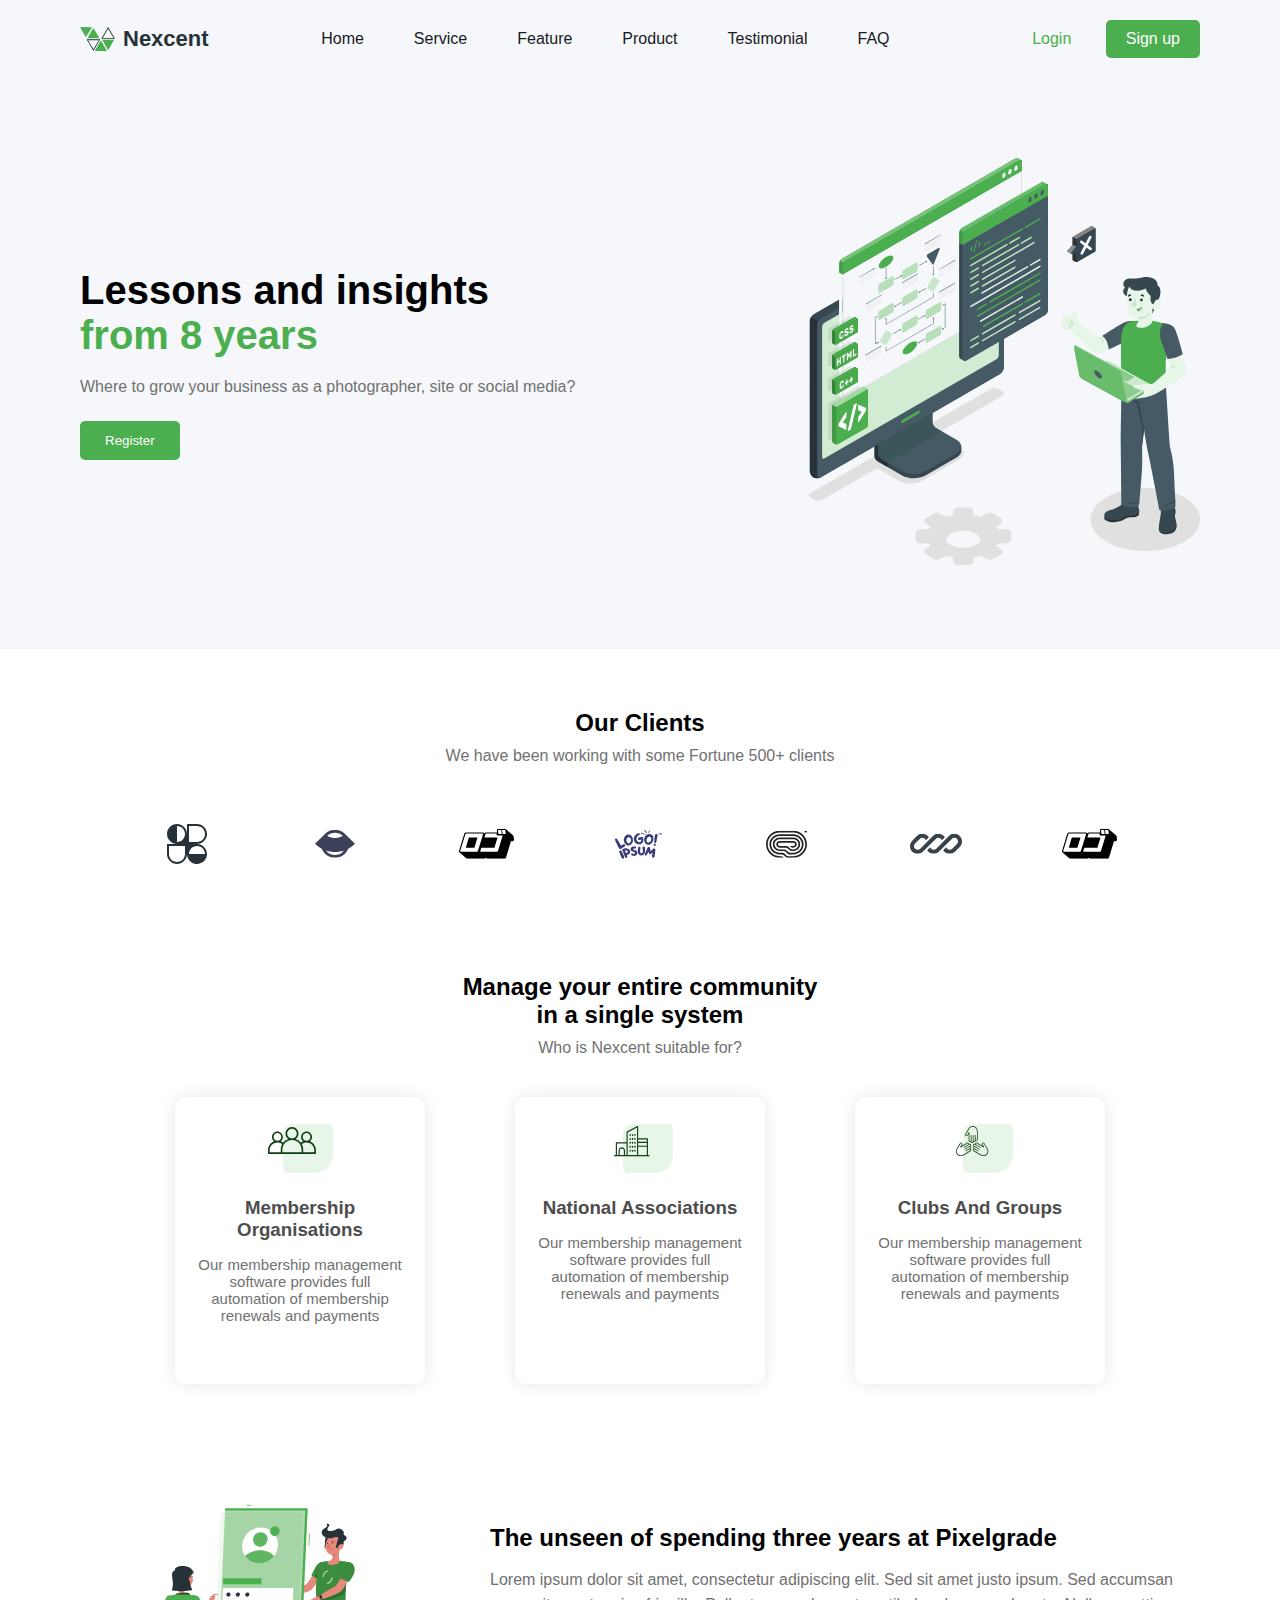
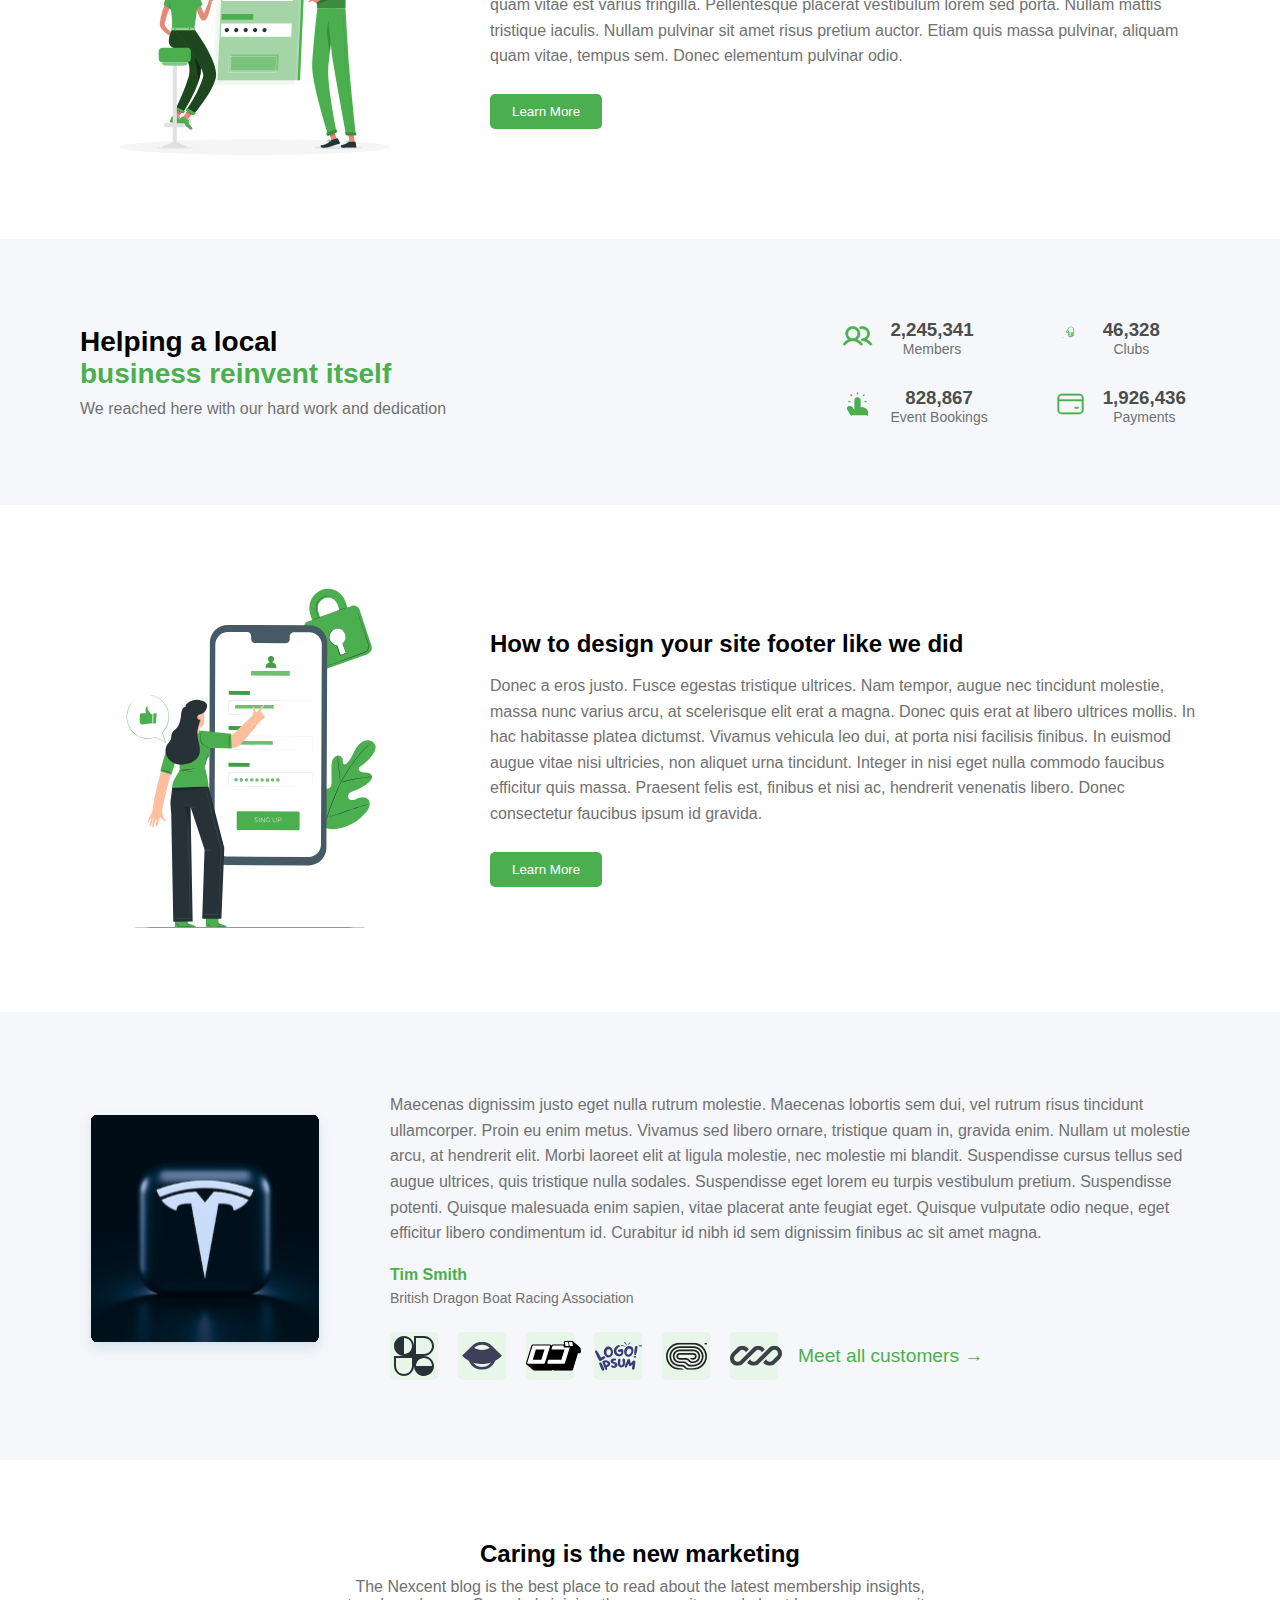
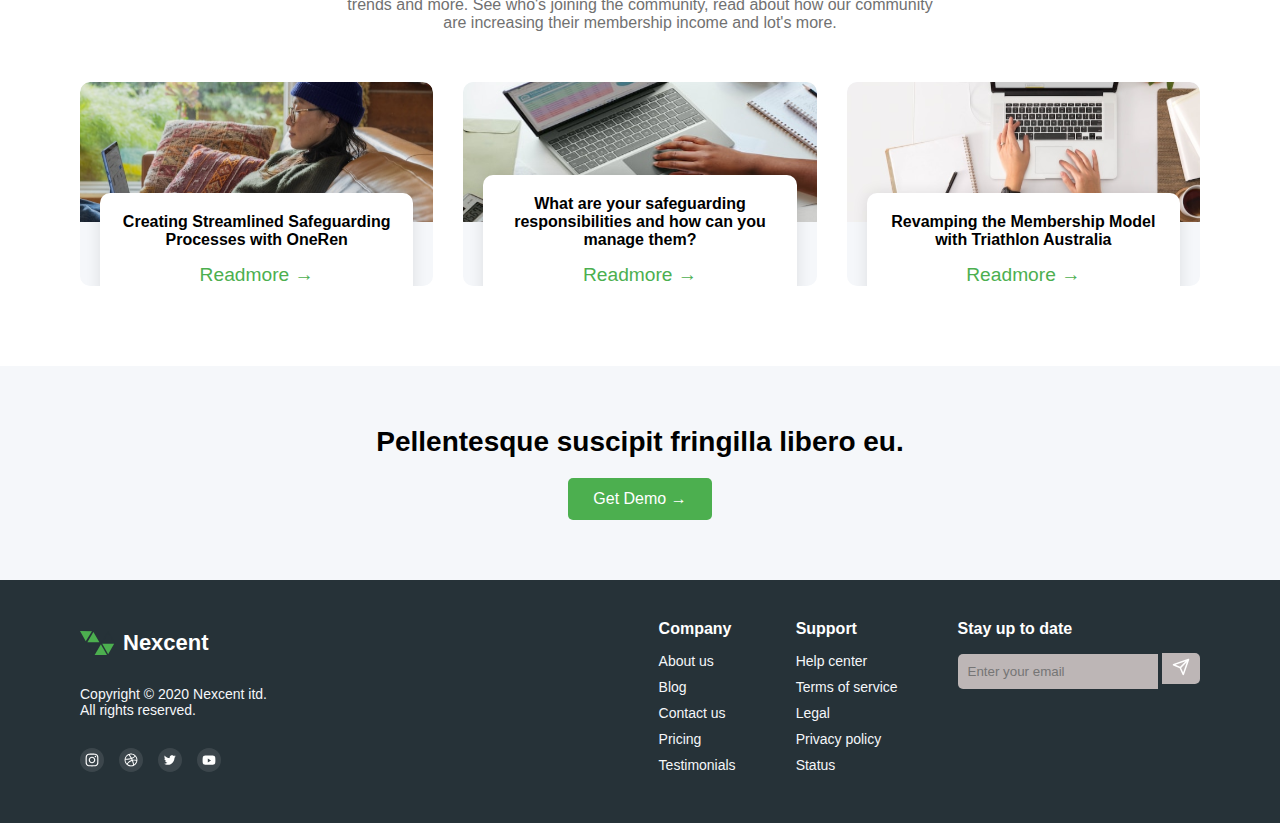
<file: task2/index.html>
<!DOCTYPE html>
<html lang="en">

<head>
    <meta charset="UTF-8">
    <title>Task2_zagEng</title>
    <link rel="stylesheet" href="master.css">
</head>

<body>
    <header class="header">
        <div class="logo">
            <img src="imgs/Iicon.svg" alt="logo">
            Nexcent
        </div>
        <ul class="head_links">
            <li>Home</li>
            <li>Service</li>
            <li>Feature</li>
            <li>Product</li>
            <li>Testimonial</li>
            <li>FAQ</li>
        </ul>
        <div class="head_buttons">
            <button class="login">Login</button>
            <button class="signup">Sign up</button>
        </div>

    </header>

    <section class="hero">
        <div class="hero-text">
            <h1>
                Lessons and insights <br>
                <span>from 8 years</span>
            </h1>
            <p>
                Where to grow your business as a photographer, site or social media?
            </p>
            <button class="register">Register</button>
        </div>

        <div class="hero-image">
            <img src="imgs/Illustration.svg" alt="Illustration">
        </div>
    </section>

    <section class="clients">
        <h2>Our Clients</h2>
        <p>We have been working with some Fortune 500+ clients</p>

        <div class="client-logos">
            <img src="imgs/Logo.svg" alt="logo">
            <img src="imgs/Logo (1).svg" alt="logo">
            <img src="imgs/Logo (2).svg" alt="logo">
            <img src="imgs/Logo (3).svg" alt="logo">
            <img src="imgs/Logo (4).svg" alt="logo">
            <img src="imgs/Logo (5).svg" alt="logo">
            <img src="imgs/Logo (6).svg" alt="logo">
        </div>
    </section>

    <section class="community">
        <h2>Manage your entire community <br> in a single system</h2>
        <p>Who is Nexcent suitable for?</p>

        <div class="cards">
            <div class="card">
                <img src="imgs/Icon.svg" alt="icon">
                <h3>Membership Organisations</h3>
                <p>
                    Our membership management software provides full automation
                    of membership renewals and payments
                </p>
            </div>

            <div class="card">
                <img src="imgs/Icon (1).svg" alt="icon">
                <h3>National Associations</h3>
                <p>
                    Our membership management software provides full automation
                    of membership renewals and payments
                </p>
            </div>

            <div class="card">
                <img src="imgs/Icon (2).svg" alt="icon">
                <h3>Clubs And Groups</h3>
                <p>
                    Our membership management software provides full automation
                    of membership renewals and payments
                </p>
            </div>
        </div>
    </section>

    <section class="unlock">
        <div class="unlock-img">
            <img src="imgs/rafiki.svg" alt="icon">
        </div>
        <div class="unlock-text">
            <h2>The unseen of spending three years at Pixelgrade</h2>
            <p>
                Lorem ipsum dolor sit amet, consectetur adipiscing elit. Sed sit amet justo ipsum. Sed accumsan quam
                vitae est varius fringilla. Pellentesque placerat vestibulum lorem sed porta. Nullam mattis tristique
                iaculis. Nullam pulvinar sit amet risus pretium auctor. Etiam quis massa pulvinar, aliquam quam vitae,
                tempus sem. Donec elementum pulvinar odio.
            </p>
            <button class="learn-more">Learn More</button>
        </div>
    </section>

    <section class="stats">
        <div class="stats-text">
            <h2>
                Helping a local <br>
                <span>business reinvent itself</span>
            </h2>
            <p>We reached here with our hard work and dedication</p>
        </div>

        <div class="stats-numbers">
            <div class="stat">
                <div class="stat-img">
                    <img src="imgs/Iconn.svg" alt="icon">
                </div>
                <div class="stat-text">
                    <h3>2,245,341</h3>
                    <p>Members</p>
                </div>
            </div>

            <div class="stat">
                <div class="stat-img">
                    <img src="imgs/Iconn (1).svg" alt="icon">
                </div>
                <div class="stat-text">
                    <h3>46,328</h3>
                    <p>Clubs</p>
                </div>
            </div>

            <div class="stat">
                <div class="stat-img">
                    <img src="imgs/Iconn (2).svg" alt="icon">
                </div>
                <div class="stat-text">
                    <h3>828,867</h3>
                    <p>Event Bookings</p>
                </div>
            </div>

            <div class="stat">
                <div class="stat-img">
                    <img src="imgs/Iconn (3).svg" alt="icon">
                </div>
                <div class="stat-text">
                    <h3>1,926,436</h3>
                    <p>Payments</p>
                </div>
            </div>
        </div>
    </section>

    <section class="unlock">
        <div class="unlock-img">
            <img src="imgs/pana.svg" alt="Footer Design">
        </div>

        <div class="unlock-text">
            <h2>How to design your site footer like we did</h2>
            <p>
                Donec a eros justo. Fusce egestas tristique ultrices. Nam tempor, augue nec tincidunt molestie, massa
                nunc varius arcu, at scelerisque elit erat a magna. Donec quis erat at libero ultrices mollis. In hac
                habitasse platea dictumst. Vivamus vehicula leo dui, at porta nisi facilisis finibus. In euismod augue
                vitae nisi ultricies, non aliquet urna tincidunt. Integer in nisi eget nulla commodo faucibus efficitur
                quis massa. Praesent felis est, finibus et nisi ac, hendrerit venenatis libero. Donec consectetur
                faucibus ipsum id gravida.
            </p>
            <button class="learn-more">Learn More</button>
        </div>
    </section>

    <section class="customers">
        <div class="customer-img">
            <img src="imgs/image 9.svg" alt="Customer image">
        </div>

        <div class="customer-content">
            <p>
                Maecenas dignissim justo eget nulla rutrum molestie. Maecenas lobortis sem dui, vel rutrum risus
                tincidunt ullamcorper. Proin eu enim metus. Vivamus sed libero ornare, tristique quam in, gravida enim.
                Nullam ut molestie arcu, at hendrerit elit. Morbi laoreet elit at ligula molestie, nec molestie mi
                blandit. Suspendisse cursus tellus sed augue ultrices, quis tristique nulla sodales. Suspendisse eget
                lorem eu turpis vestibulum pretium. Suspendisse potenti. Quisque malesuada enim sapien, vitae placerat
                ante feugiat eget. Quisque vulputate odio neque, eget efficitur libero condimentum id. Curabitur id nibh
                id sem dignissim finibus ac sit amet magna.
            </p>

            <h4>Tim Smith</h4>
            <span>British Dragon Boat Racing Association</span>

            <div class="customer-logos">
                <div class="t-logo">
                    <img src="imgs/Logo.svg" alt="logo">
                </div>
                <div class="t-logo">
                    <img src="imgs/Logo (1).svg" alt="logo">
                </div>
                <div class="t-logo">
                    <img src="imgs/Logo (2).svg" alt="logo">
                </div>
                <div class="t-logo">
                    <img src="imgs/Logo (3).svg" alt="logo">
                </div>
                <div class="t-logo">
                    <img src="imgs/Logo (4).svg" alt="logo">
                </div>
                <div class="t-logo">
                    <img src="imgs/Logo (5).svg" alt="logo">
                </div>
                <a href="#" class="meet-link">Meet all customers →</a>
            </div>
        </div>
    </section>

    <section class="blog">
        <div class="blog-header">
            <h2>Caring is the new marketing</h2>
            <p>
                The Nexcent blog is the best place to read about the latest membership insights, trends and more. See
                who's joining the community, read about how our community are increasing their membership income and
                lot's more.
            </p>
        </div>

        <div class="blog-cards">
            <div class="blog-card">
                <img src="imgs/image 18.svg" alt="Blog image">
                <div class="blog-content">
                    <h4>Creating Streamlined Safeguarding Processes with OneRen</h4>
                    <a href="#">Readmore →</a>
                </div>
            </div>

            <div class="blog-card">
                <img src="imgs/image 19.svg" alt="Blog image">
                <div class="blog-content">
                    <h4>What are your safeguarding responsibilities and how can you manage them?</h4>
                    <a href="#">Readmore →</a>
                </div>
            </div>

            <div class="blog-card">
                <img src="imgs/image 20.svg" alt="Blog image">
                <div class="blog-content">
                    <h4>Revamping the Membership Model with Triathlon Australia</h4>
                    <a href="#">Readmore →</a>
                </div>
            </div>
        </div>
    </section>

    <div class="main-content">
        <h2>Pellentesque suscipit fringilla libero eu.</h2>
        <button class="getdemo"><a href="#">Get Demo →</a></button>

    </div>

    <footer class="footer">
        <div class="footer-left">
            <div class="footer-logo">
                <img src="imgs/Iicon.svg" alt="logo">
                <h4>Nexcent</h4>
            </div>
            <p>Copyright &copy; 2020 Nexcent itd.<br>All rights reserved.</p>
            <div class="social-icon">
                <img src="imgs/Social Icons.svg" alt="social icon">
                <img src="imgs/Social Icons1.svg" alt="social icon">
                <img src="imgs/Social Icon2s.svg" alt="social icon">
                <img src="imgs/Social Icon3s.svg" alt="social icon">
            </div>
        </div>
        <div class="footer-right">
            <div class="footer-column">
                <h4>Company</h4>
                <ul>
                    <li>About us</li>
                    <li>Blog</li>
                    <li>Contact us</li>
                    <li>Pricing</li>
                    <li>Testimonials</li>
                </ul>
            </div>
            <div class="footer-column">
                <h4>Support</h4>
                <ul>
                    <li>Help center</li>
                    <li>Terms of service</li>
                    <li>Legal</li>
                    <li>Privacy policy</li>
                    <li>Status</li>
                </ul>
            </div>
            <div class="footer-column">
                <h4>Stay up to date</h4>
                <form class="subscribe-form">
                    <input type="email" placeholder="Enter your email">
                    <button type="submit"><img src="imgs/send.svg" alt="arrow"></button>
                </form>
            </div>
        </div>

    </footer>


</body>

</html>
</file>
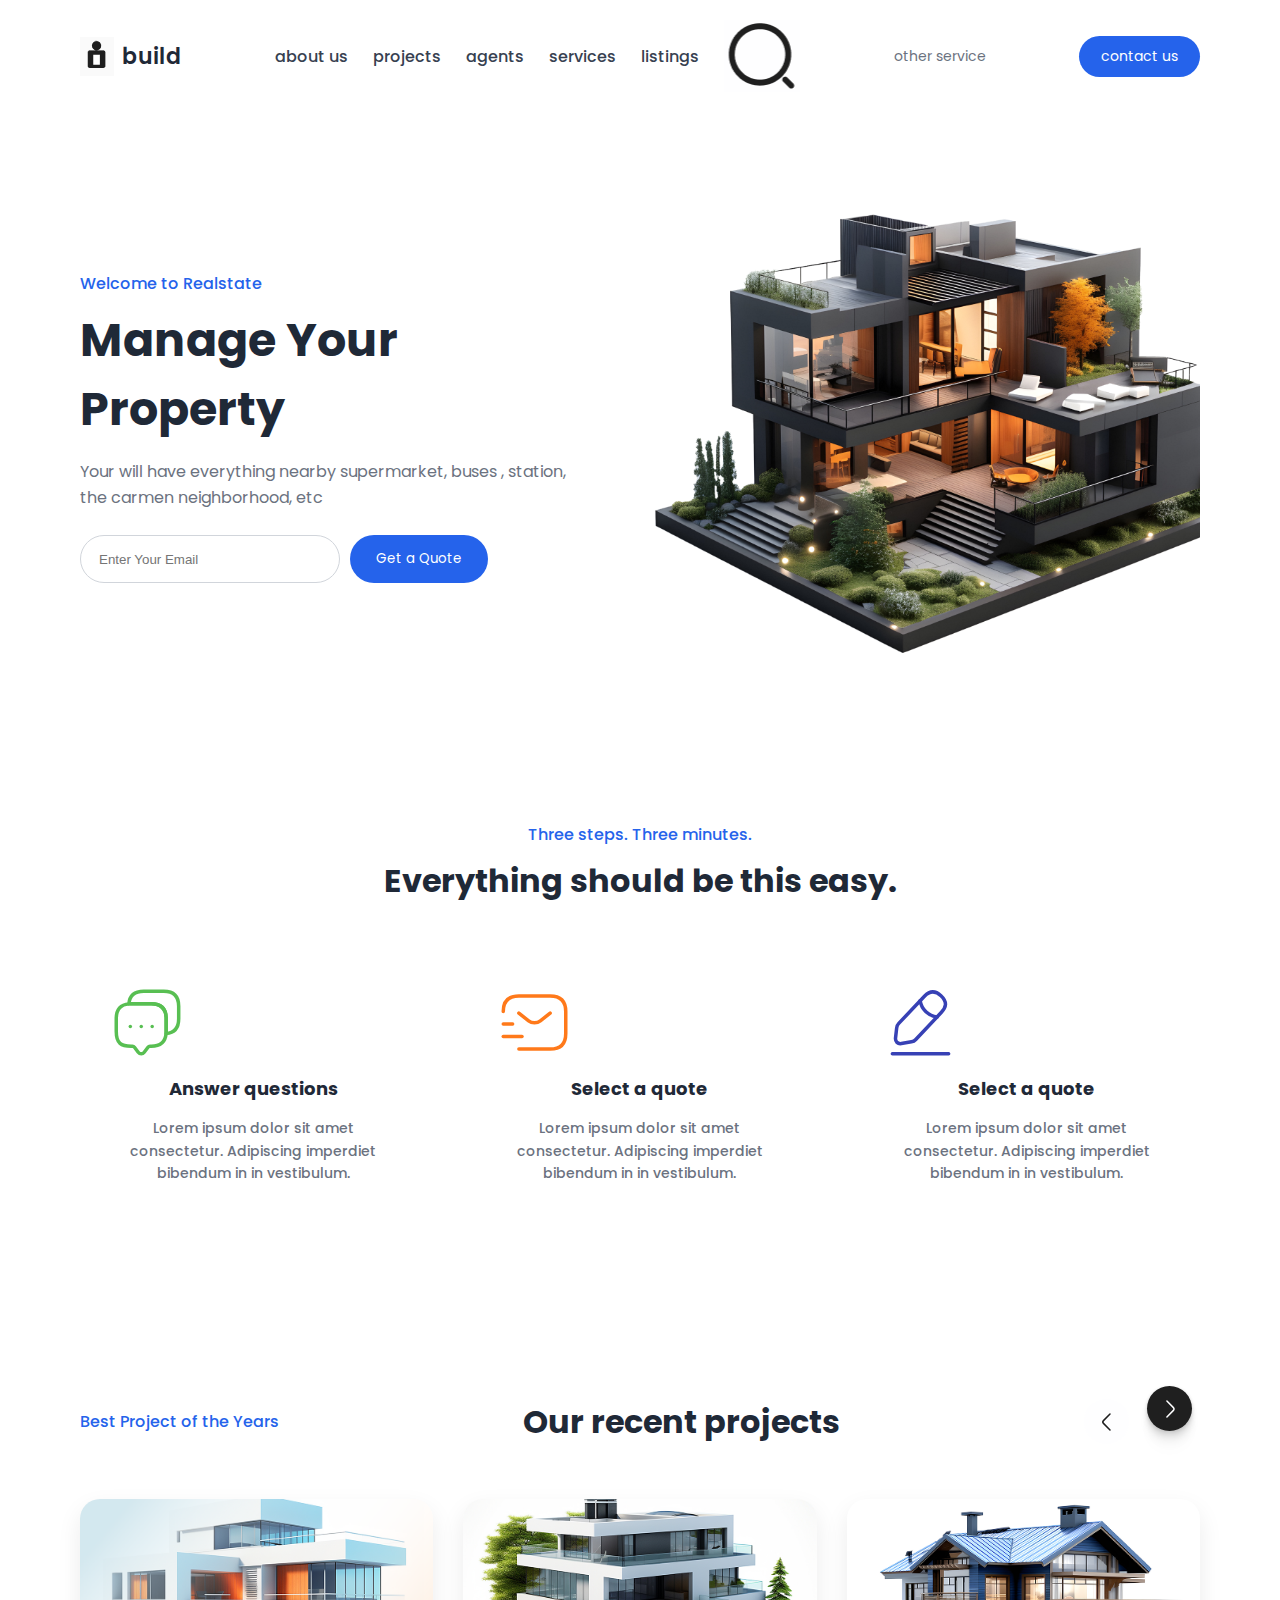
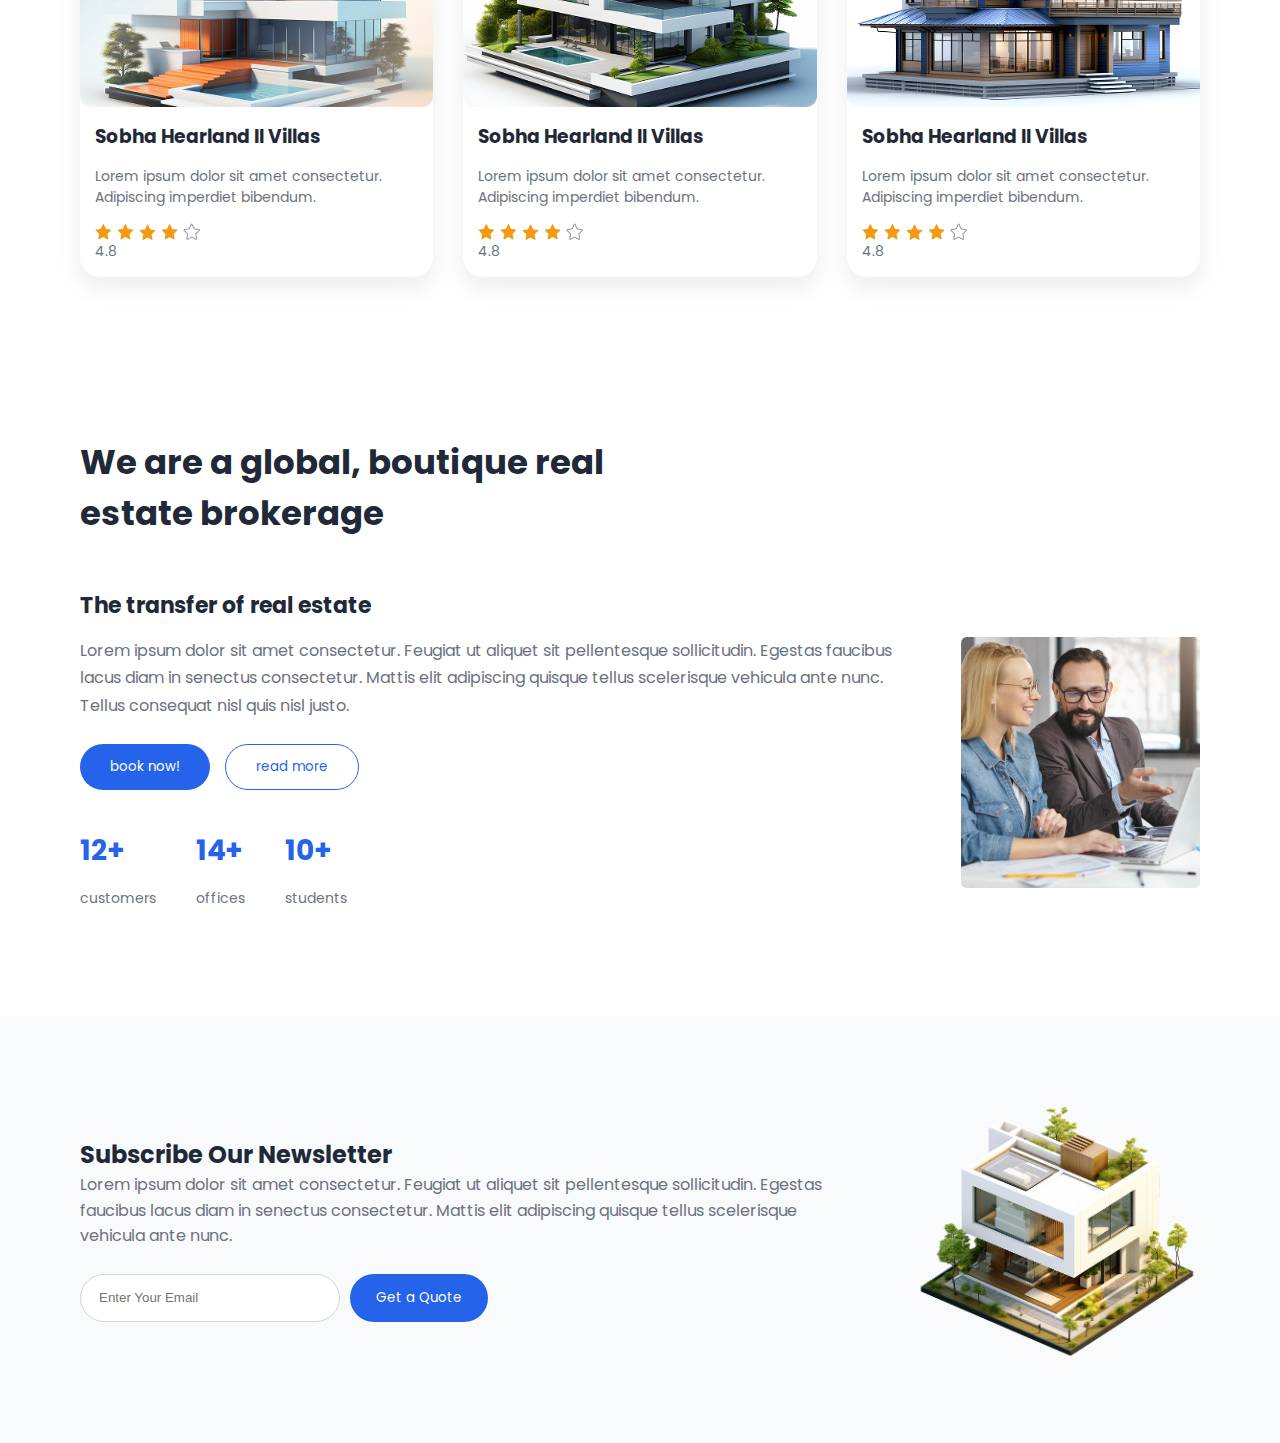
<file: task3/index.html>
<!DOCTYPE html>
<html lang="en">

<head>
    <meta charset="UTF-8">
    <meta name="viewport" content="width=device-width, initial-scale=1.0">
    <title>Task3-zag-eng</title>
    <link rel="stylesheet" href="main.css">
</head>

<body>
    <header class="nav">
        <div class="nav-left">
            <img src="imgs/icon.png" alt="logo">
            <span>build</span>
        </div>
        <div class="nav-center">
            <ul class="nav-ul">
                <li><a href="#" target="_blank">about us</a></li>
                <li><a href="#" target="_blank">projects</a></li>
                <li><a href="#" target="_blank">agents</a></li>
                <li><a href="#" target="_blank">services</a></li>
                <li><a href="#" target="_blank">listings</a></li>
            </ul>
            <img src="imgs/myx.png" alt="search">
        </div>
        <p class="nav-p">other service</p>
        <bottom class="nav-bottom">contact us</bottom>
    </header>

    <section class="realstate">
        <div class="r-s-left">
            <p>Welcome to Realstate</p>
            <h1>Manage Your Property</h1>
            <p>Your will have everything nearby supermarket, buses , station, the carmen neighborhood, etc</p>
            <div>
                <input type="email" placeholder="Enter Your Email" />
                <button class="quote-button">Get a Quote</button>
            </div>
        </div>
        <div class="r-s-right">
            <img src="imgs/Group 2.png" alt="house">
        </div>
    </section>

    <section class="step-requir">
        <p>Three steps. Three minutes.</p>
        <h2>Everything should be this easy.</h2>
        <div class="three-steps">
            <div class="step-one">
                <img src="imgs/icon1.svg" alt="icon">
                <h3>Answer questions</h3>
                <p>Lorem ipsum dolor sit amet consectetur. Adipiscing imperdiet bibendum in in vestibulum. </p>
            </div>
            <div class="step-two">
                <img src="imgs/icon2.svg" alt="icon">
                <h3>Select a quote</h3>
                <p>Lorem ipsum dolor sit amet consectetur. Adipiscing imperdiet bibendum in in vestibulum. </p>
            </div>
            <div class="step-three">
                <img src="imgs/icon3.svg" alt="icon">
                <h3>Select a quote</h3>
                <p>Lorem ipsum dolor sit amet consectetur. Adipiscing imperdiet bibendum in in vestibulum. </p>
            </div>
        </div>
    </section>

    <section class="best-projects">
        <div class="b-p-top">
            <p>Best Project of the Years</p>
            <h2>Our recent projects</h2>
            <div class="b-p-t-left">
                <img src="imgs/Group 10.svg" alt="img">
                <img src="imgs/Group 11.svg" alt="img">
            </div>
        </div>
        <div class="b-p-cards">
            <div class="b-p-card">
                <img src="imgs/Rectangle 19.png" alt="img">
                <h3>Sobha Hearland II Villas</h3>
                <p>Lorem ipsum dolor sit amet consectetur. Adipiscing imperdiet bibendum.</p>
                <p><img src="imgs/Stars.png" alt="stars"><span>4.8</span></p>
            </div>

            <div class="b-p-card">
                <img src="imgs/Rectangle 20.png" alt="img">
                <h3>Sobha Hearland II Villas</h3>
                <p>Lorem ipsum dolor sit amet consectetur. Adipiscing imperdiet bibendum.</p>
                <p><img src="imgs/Stars.png" alt="stars"><span>4.8</span></p>
            </div>

            <div class="b-p-card">
                <img src="imgs/Rectangle 21.png" alt="img">
                <h3>Sobha Hearland II Villas</h3>
                <p>Lorem ipsum dolor sit amet consectetur. Adipiscing imperdiet bibendum.</p>
                <p><img src="imgs/Stars.png" alt="stars"><span>4.8</span></p>
            </div>
        </div>
    </section>

    <section class="booking">
        <h2>We are a global, boutique real <br> estate brokerage</h2>
        <div class="book">
            <div class="book-left">
                <h3>The transfer of real estate</h3>
                <p>Lorem ipsum dolor sit amet consectetur. Feugiat ut aliquet sit pellentesque sollicitudin. Egestas
                    faucibus lacus diam in senectus consectetur. Mattis elit adipiscing quisque tellus scelerisque
                    vehicula ante nunc. Tellus consequat nisl quis nisl justo.</p>
                <div class="book-button">
                    <button class="book-now">book now!</button>
                    <button class="read-more">read more</button>
                </div>
                <div class="rates">
                    <div class="customer">
                        <h3>12+</h3>
                        <p>customers</p>
                    </div>

                    <div class="office">
                        <h3>14+</h3>
                        <p>offices</p>
                    </div>

                    <div class="student">
                        <h3>10+</h3>
                        <p>students</p>
                    </div>
                </div>
            </div>
            <div class="book-right">
                <img src="imgs/Rectangle 27.svg" alt="img">
            </div>
        </div>
    </section>

    <footer class="realstate">
        <div class="r-s-left">
            <h2>Subscribe Our Newsletter</h2>
            <p>Lorem ipsum dolor sit amet consectetur. Feugiat ut aliquet sit pellentesque sollicitudin. Egestas
                faucibus lacus diam in senectus consectetur. Mattis elit adipiscing quisque tellus scelerisque vehicula
                ante nunc.</p>
            <div>
                <input type="email" placeholder="Enter Your Email" />
                <button class="quote-button">Get a Quote</button>
            </div>
        </div>
        <div class="r-s-right">
            <img src="imgs/3d-rendering-isometric-fdgdf 1.png" alt="house">
        </div>
    </footer>

</body>

</html>
</file>
<file: task2/master.css>
* {
    margin: 0;
    padding: 0;
    box-sizing: border-box;
    font-family: Arial, Helvetica, sans-serif;
}

.header {
    display: flex;
    justify-content: space-between;
    align-items: center;
    padding: 20px 80px;
    background-color: #F5F7FA;
}

.logo {
    display: flex;
    align-items: center;
    gap: 8px;
    font-size: 22px;
    font-weight: bold;
    color: #263238;
}

.logo img {
    width: 35px;
    height: 24px;
}

.head_links {
    list-style: none;
    display: flex;
    gap: 50px;
}

.head_links li {
    cursor: pointer;
    color: #18191F;
    font-size: 16px;
    font-weight: 500;
}

.head_buttons button {
    margin-left: 10px;
    padding: 10px 20px;
    border: none;
    cursor: pointer;
    font-size: 16px;
    font-weight: 500;
}

.login {
    background: transparent;
    color: #4CAF4F;
}

.signup {
    background: #4CAF4F;
    color: white;
    border-radius: 5px;
}

.hero {
    display: flex;
    justify-content: space-between;
    align-items: center;
    padding: 80px;
    background: #F5F7FA;
}

.hero-text h1 {
    font-size: 40px;
    margin-bottom: 20px;
}

.hero-text span {
    color: #4CAF4F;
}

.hero-text p {
    margin-bottom: 25px;
    color: #717171;
}

.register {
    background: #4CAF4F;
    color: white;
    padding: 12px 25px;
    border: none;
    border-radius: 5px;
    cursor: pointer;
}

.hero-image img {
    width: 391;
    height: 407;

}

.clients {
    text-align: center;
    padding: 60px 80px;
    /*background: white;*/
}

.clients h2 {
    margin-bottom: 10px;
}

.clients p {
    color: #717171;
    margin-bottom: 40px;
}

.client-logos {
    display: flex;
    justify-content: center;
    gap: 40px;
}

.client-logos img {
    padding: 15px 30px;
    border-radius: 8px;

}

.community {
    text-align: center;
    padding: 30px;
}

.community h2 {
    margin-bottom: 10px;
}

.community p {
    color: #717171;
    margin-bottom: 40px;
}

.cards {
    display: flex;
    justify-content: center;
    gap: 90px;
}

.card {
    background: white;
    padding: 20px;
    width: 250px;
    border-radius: 10px;
    box-shadow: 0 0 15px rgba(0, 0, 0, 0.1);
}

.card img {
    margin-bottom: 20px;
    width: 65px;
    height: 56px;
}

.card h3 {
    margin-bottom: 15px;
    color: #4D4D4D;
}

.card p {
    color: #717171;
    font-size: 15px;
}

.unlock {
    display: flex;
    align-items: center;
    gap: 60px;
    padding: 80px;
}

.unlock-img img {
    width: 350px;
}

.unlock-text h2 {
    margin-bottom: 15px;
}

.unlock-text p {
    color: #717171;
    margin-bottom: 25px;
    line-height: 1.6;
}

.learn-more {
    background: #4CAF4F;
    color: white;
    border: none;
    padding: 10px 22px;
    border-radius: 5px;
    cursor: pointer;
}

.stats {
    display: flex;
    justify-content: space-between;
    align-items: center;
    padding: 80px;
    background: #F5F7FA;
}

.stats-text h2 {
    font-size: 28px;
}

.stats-text span {
    color: #4CAF4F;
}

.stats-text p {
    margin-top: 10px;
    color: #717171;
}

.stats-numbers {
    display: grid;
    grid-template-columns: repeat(2, 1fr);
    gap: 30px 60px;
}

.stat {
    display: flex;
    align-items: center;
    gap: 10px;
}

.stat-img img {
    width: 45px;
    height: 30px;
}

.stat-text {
    text-align: center;
}

.stat-text h3 {
    color: #4D4D4D;
}

.stat-text p {
    color: #717171;
    font-size: 14px;
}

.customers {
    display: flex;
    align-items: center;
    gap: 60px;
    padding: 80px;
    background: #F5F7FA;
}

.customer-img img {
    width: 250px;
    border-radius: 10px;
}

.customer-content p {
    color: #717171;
    line-height: 1.6;
    margin-bottom: 20px;
}

.customer-content h4 {
    color: #4CAF4F;
    margin-bottom: 5px;
}

.customer-content span {
    color: #717171;
    font-size: 14px;
}

.customer-logos {
    display: flex;
    align-items: center;
    gap: 20px;
    margin-top: 25px;
}

.t-logo {
    width: 48px;
    height: 48px;
    background: #E8F5E9;
    border-radius: 5px;
}

.meet-link {
    color: #4CAF4F;
    text-decoration: none;
    font-weight: 500;
    font-size: larger;
}

.blog {
    padding: 80px;
    text-align: center;
}

.blog-header p {
    color: #717171;
    max-width: 600px;
    margin: 10px auto 50px;
}

.blog-cards {
    display: grid;
    grid-template-columns: repeat(3, 1fr);
    gap: 30px;
}

.blog-card {
    background: #f5f7fa;
    border-radius: 10px;
    overflow: hidden;
    position: relative;
}

.blog-card img {
    width: 100%;
    height: 200px;
    object-fit: cover;
    border-radius: 10px;
    padding-bottom: 60px;
}

.blog-content {
    position: absolute;
    left: 20px;
    right: 20px;
    bottom: -20px;
    background: white;
    padding: 20px;
    border-radius: 10px;
    box-shadow: 0 0 15px rgba(0, 0, 0, 0.1);
}

.blog-content h4 {
    font-size: 16px;
    margin-bottom: 15px;
}

.blog-content a {
    color: #4CAF4F;
    text-decoration: none;
    font-weight: 500;
    font-size: larger;
}

.main-content {
    background: #F5F7FA;
    text-align: center;
    padding: 60px 80px;
}

.main-content h2 {
    font-size: 28px;
    margin-bottom: 20px;
}

.getdemo {
    background: #4CAF4F;
    color: white;
    padding: 12px 25px;
    border: none;
    border-radius: 5px;
    cursor: pointer;
    font-size: 16px;
    font-weight: 500;
}

.getdemo a {
    color: white;
    text-decoration: none;
}

.footer {
    display: flex;
    justify-content: space-between;
    align-items: center;
    background: #263238;
    color: white;
    padding: 40px 80px;
}

.footer-logo {
    display: flex;
    align-items: center;
    gap: 8px;
    font-size: 22px;
    font-weight: bold;
}

.footer-logo img {
    width: 35px;
    height: 24px;
}

.footer-left p {
    color: #F5F7FA;
    font-size: 14px;
    margin-top: 30px;
}

.social-icon {
    display: flex;
    gap: 15px;
    margin-top: 30px;
}

.social-icon img {
    width: 24px;
    height: 24px;
    cursor: pointer;
}

.footer-right {
    display: grid;
    grid-template-columns: repeat(3, auto);
    gap: 60px;
}

.footer-column h4 {
    margin-bottom: 15px;
}

.footer-column ul {
    list-style: none;
}

.footer-column ul li {
    margin-bottom: 10px;
    cursor: pointer;
    font-size: 14px;
    color: #F5F7FA;
}

.subscribe-form input {
    padding: 10px;
    border: none;
    border-radius: 5px 0 0 5px;
    width: 200px;
    background: #bdb6b6;
}

.subscribe-form button {
    padding: 5px 10px;
    border: none;
    border-radius: 0 5px 5px 0;
    background: #bdb6b6;
    cursor: pointer;
}
</file>
<file: task3/main.css>
@import url('https://fonts.googleapis.com/css2?family=Poppins:wght@300;400;500;600;700&display=swap');

* {
    margin: 0;
    padding: 0;
    box-sizing: border-box;
}

body {
    font-family: 'Poppins', sans-serif;
    color: #1f2937;
    background-color: #ffffff;
}

img {
    max-width: 100%;
    display: block;
}

button {
    font-family: inherit;
    cursor: pointer;
    border: none;
}

.nav {
    display: flex;
    align-items: center;
    justify-content: space-between;
    padding: 20px 80px;
}

.nav-left {
    display: flex;
    align-items: center;
    gap: 8px;
}

.nav-left span {
    font-size: 22px;
    font-weight: 600;
}

.nav-center {
    display: flex;
    align-items: center;
    gap: 25px;
}

.nav-ul {
    display: flex;
    list-style: none;
    gap: 25px;
}

.nav-ul a {
    text-decoration: none;
    color: #374151;
    font-weight: 500;
}

.nav-p {
    color: #6b7280;
    font-size: 14px;
}

.nav-bottom {
    background-color: #2563eb;
    color: #fff;
    padding: 10px 22px;
    border-radius: 25px;
    font-size: 14px;
}

.realstate {
    display: flex;
    align-items: center;
    justify-content: space-between;
    padding: 80px;
    gap: 50px;
}

.r-s-left p:first-child {
    color: #2563eb;
    font-weight: 500;
    margin-bottom: 10px;
}

.r-s-left h1 {
    font-size: 46px;
    font-weight: 700;
    margin-bottom: 15px;
}

.r-s-left p {
    color: #6b7280;
    line-height: 1.6;
    margin-bottom: 25px;
}

.r-s-left div {
    display: flex;
    gap: 10px;
}

.r-s-left input {
    padding: 14px 18px;
    border-radius: 30px;
    border: 1px solid #d1d5db;
    width: 260px;
}

.quote-button {
    background-color: #2563eb;
    color: #fff;
    padding: 14px 26px;
    border-radius: 30px;
}

.step-requir {
    text-align: center;
    padding: 80px;
}

.step-requir p {
    color: #2563eb;
    font-weight: 500;
    margin-bottom: 10px;
}

.step-requir h2 {
    font-size: 32px;
    margin-bottom: 50px;
}

.three-steps {
    display: grid;
    grid-template-columns: repeat(3, 1fr);
    gap: 40px;
}

.three-steps div {
    padding: 30px;
}

.three-steps h3 {
    margin: 15px 0;
    font-size: 18px;
}

.three-steps p {
    color: #6b7280;
    font-size: 14px;
    line-height: 1.6;
}

.best-projects {
    padding: 80px;
}

.b-p-top {
    display: flex;
    justify-content: space-between;
    align-items: center;
    margin-bottom: 40px;
}

.b-p-top h2 {
    font-size: 32px;
}

.b-p-top p {
    color: #2563eb;
    font-weight: 500;
}

.b-p-t-left {
    display: flex;
    gap: 10px;
}

.b-p-cards {
    display: grid;
    grid-template-columns: repeat(3, 1fr);
    gap: 30px;
}

.b-p-card {
    border-radius: 20px;
    overflow: hidden;
    box-shadow: 0 10px 25px rgba(0, 0, 0, 0.08);
}

.b-p-card h3 {
    padding: 15px;
}

.b-p-card p {
    padding: 0 15px 15px;
    color: #6b7280;
    font-size: 14px;
}

.booking {
    padding: 80px;
}

.booking h2 {
    font-size: 34px;
    margin-bottom: 50px;
}

.book {
    display: flex;
    gap: 60px;
    align-items: center;
}

.book-left h3 {
    font-size: 22px;
    margin-bottom: 15px;
}

.book-left p {
    color: #6b7280;
    line-height: 1.7;
    margin-bottom: 25px;
}

.book-button {
    display: flex;
    gap: 15px;
    margin-bottom: 40px;
}

.book-now {
    background-color: #2563eb;
    color: #fff;
    padding: 12px 30px;
    border-radius: 30px;
}

.read-more {
    background-color: transparent;
    border: 1px solid #2563eb;
    color: #2563eb;
    padding: 12px 30px;
    border-radius: 30px;
}

.rates {
    display: flex;
    gap: 40px;
}

.rates h3 {
    font-size: 28px;
    color: #2563eb;
}

.rates p {
    font-size: 14px;
    color: #6b7280;
}

footer.realstate {
    background-color: #f9fafb;
}
</file>
